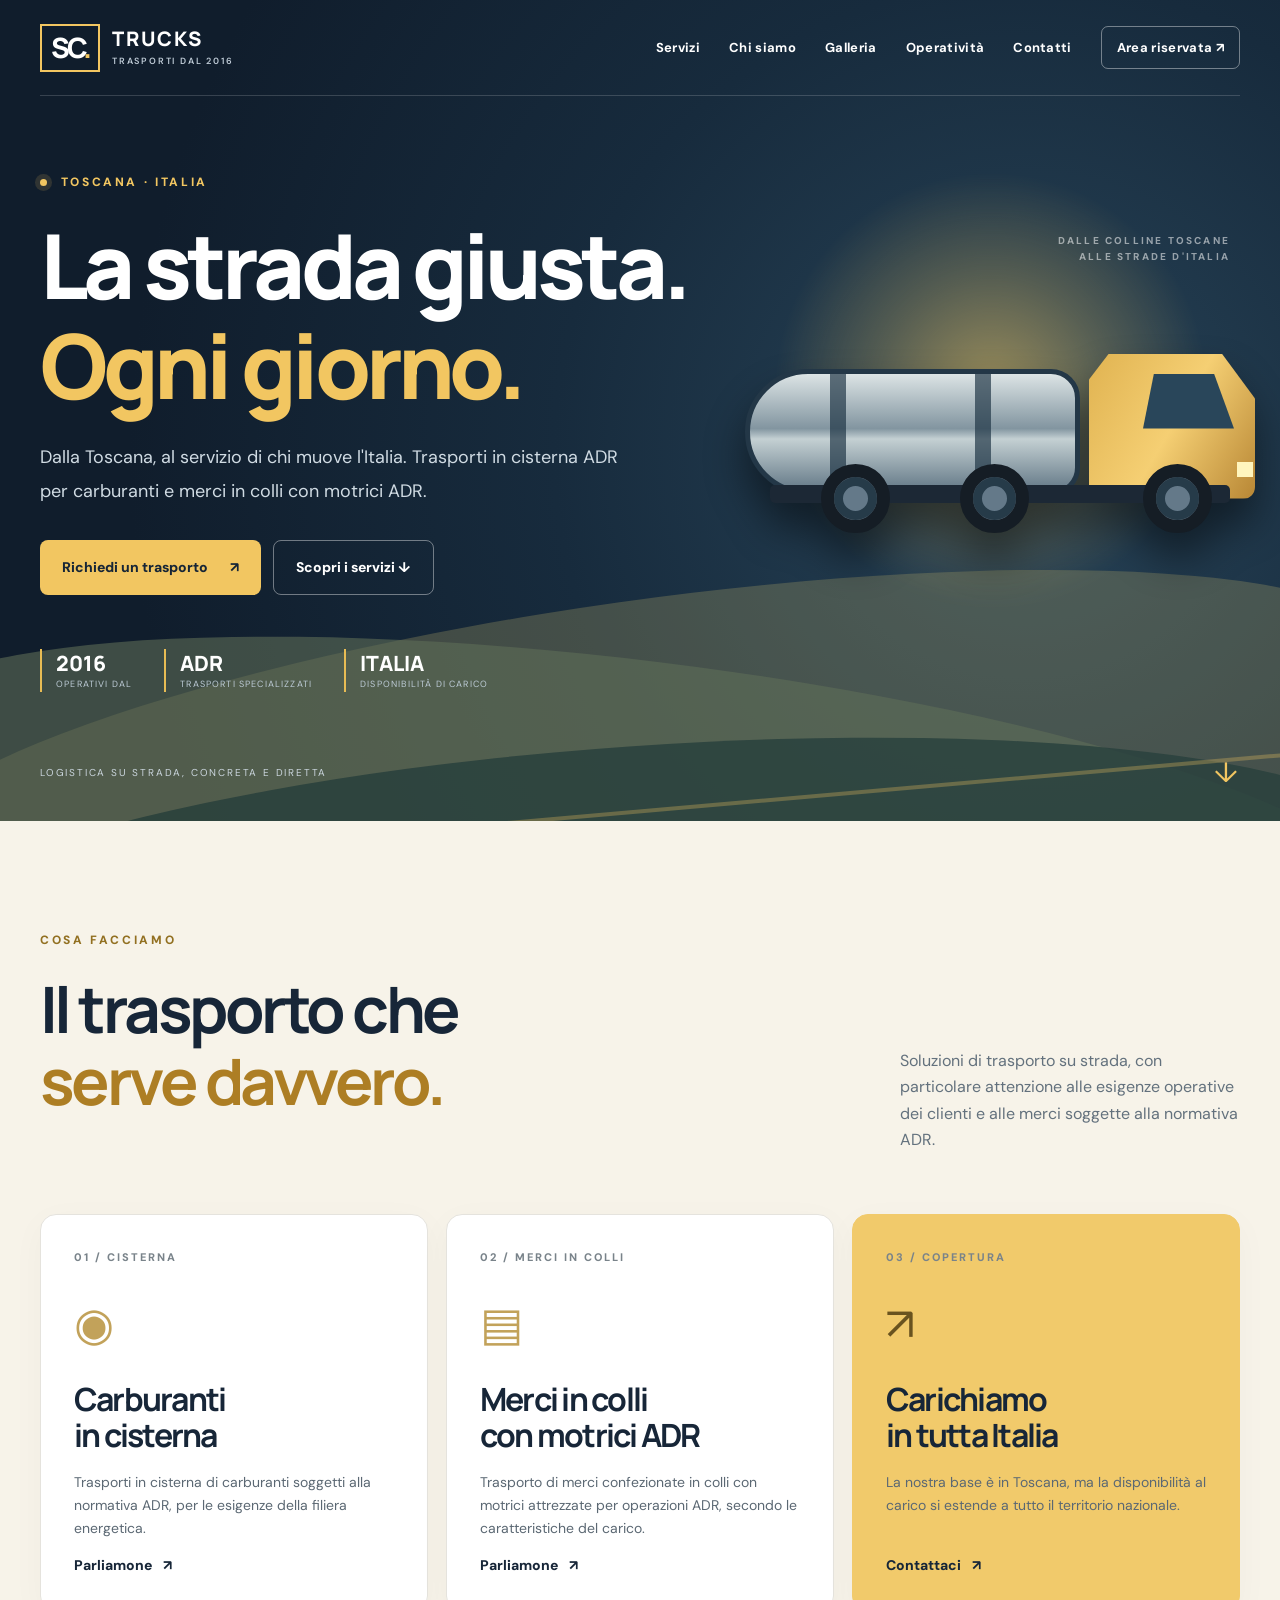
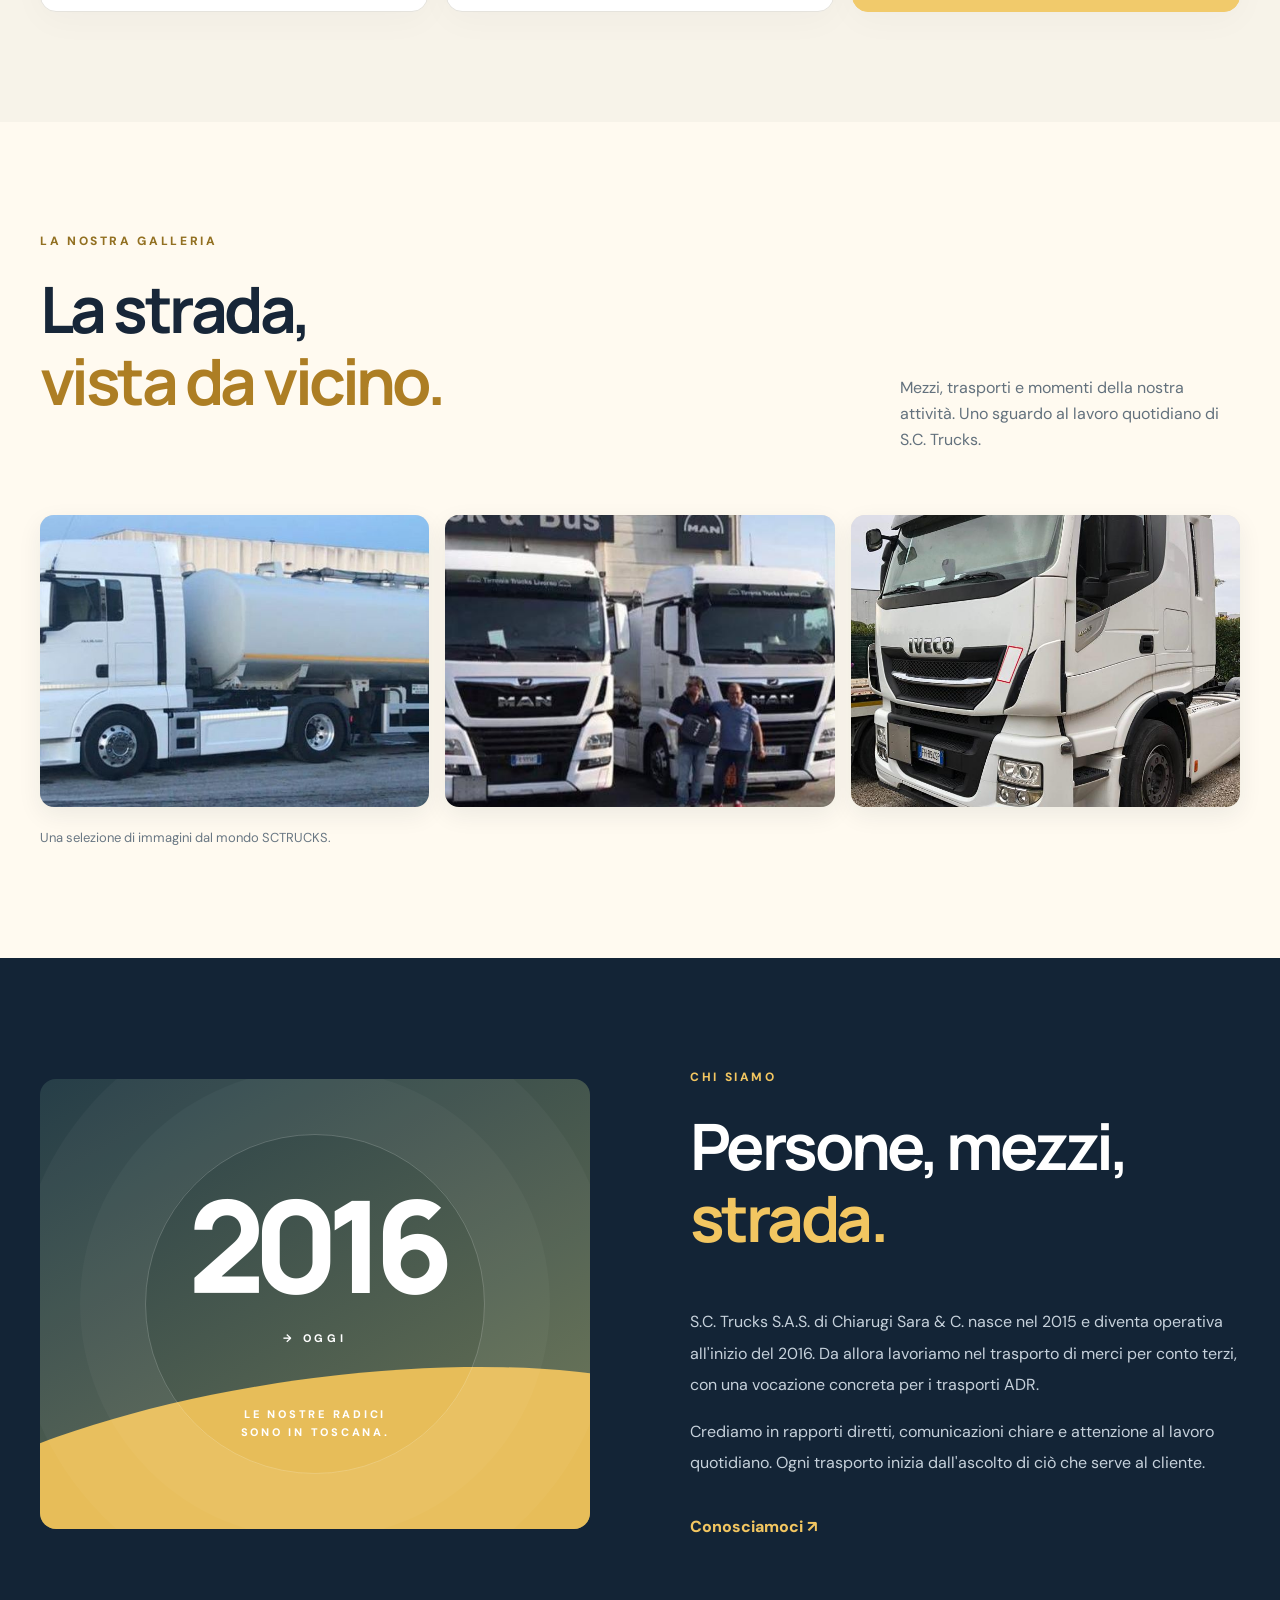
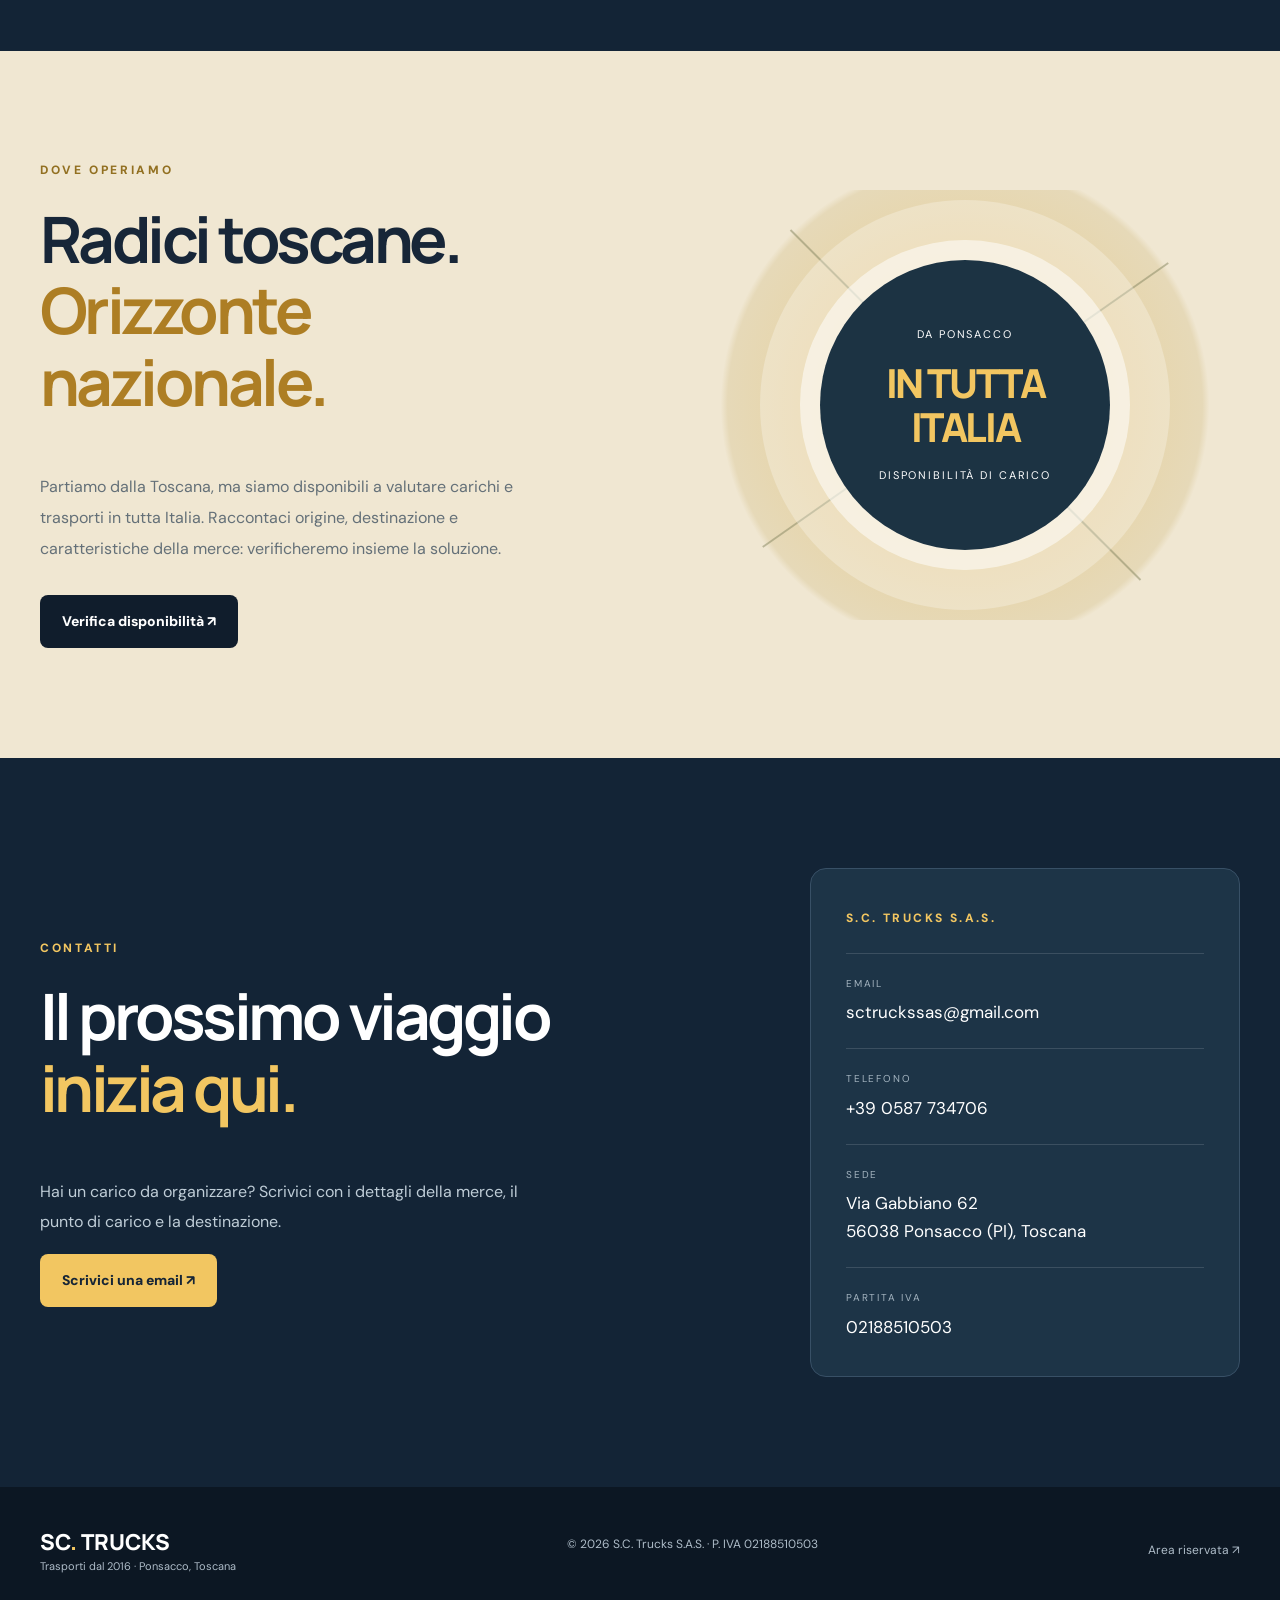
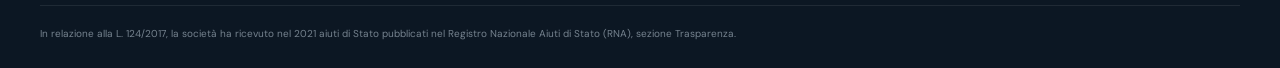
<file: index.html>
<!doctype html>
<html lang="it">
<head>
<meta charset="utf-8">
<meta name="viewport" content="width=device-width,initial-scale=1">
<meta name="description" content="S.C. Trucks S.A.S.: trasporti ADR in cisterna per carburanti e trasporti di merci in colli. Operativi dal 2016, con disponibilità di carico in tutta Italia.">
<meta name="theme-color" content="#101d2c">
<title>S.C. Trucks | Trasporti ADR dalla Toscana in tutta Italia</title>
<link rel="icon" href="img/favicon.png">
<link rel="stylesheet" href="css/sctrucks-2026.css">
</head>
<body>
<a class="skip" href="#contenuto">Vai al contenuto</a>
<header class="header" id="inizio">
  <div class="shell nav">
    <a class="brand" href="#inizio" aria-label="S.C. Trucks, torna all'inizio"><span class="brand-icon">SC<span class="brand-dot">.</span></span><span class="brand-text">TRUCKS<small>TRASPORTI DAL 2016</small></span></a>
    <button class="menu-toggle" type="button" aria-expanded="false" aria-controls="menu" aria-label="Apri menu">☰</button>
    <nav id="menu" class="menu" aria-label="Navigazione principale">
      <a href="#servizi">Servizi</a><a href="#azienda">Chi siamo</a><a href="#galleria">Galleria</a><a href="#territorio">Operatività</a><a href="#contatti">Contatti</a>
      <a class="nav-private" href="gestionale.html">Area riservata <span aria-hidden="true">↗</span></a>
    </nav>
  </div>
</header>
<main id="contenuto">
<section class="hero">
  <div class="landscape" aria-hidden="true">
    <div class="sun"></div><div class="hill hill-back"></div><div class="hill hill-mid"></div><div class="hill hill-front"></div><div class="road"></div>
  </div>
  <div class="shell hero-inner">
    <div class="hero-copy">
      <p class="eyebrow"><span class="signal"></span> TOSCANA · ITALIA</p>
      <h1>La strada giusta.<br><em>Ogni giorno.</em></h1>
      <p class="lead">Dalla Toscana, al servizio di chi muove l'Italia. Trasporti in cisterna ADR per carburanti e merci in colli con motrici ADR.</p>
      <div class="hero-actions"><a class="button primary" href="mailto:sctruckssas@gmail.com?subject=Richiesta%20trasporto%20SCTRUCKS">Richiedi un trasporto <span>↗</span></a><a class="button ghost" href="#servizi">Scopri i servizi ↓</a></div>
      <div class="hero-proof"><span><b>2016</b><small>OPERATIVI DAL</small></span><span><b>ADR</b><small>TRASPORTI SPECIALIZZATI</small></span><span><b>ITALIA</b><small>DISPONIBILITÀ DI CARICO</small></span></div>
    </div>
    <div class="hero-art" aria-hidden="true"><div class="art-caption">DALLE COLLINE TOSCANE<br>ALLE STRADE D'ITALIA</div><div class="truck-illustration"><div class="tank"><div class="tank-band"></div></div><div class="cab"><div class="window"></div><div class="light"></div></div><div class="chassis"></div><div class="wheel w1"></div><div class="wheel w2"></div><div class="wheel w3"></div></div></div>
  </div>
  <div class="hero-bottom shell"><span>LOGISTICA SU STRADA, CONCRETA E DIRETTA</span><a href="#servizi" aria-label="Scorri ai servizi">↓</a></div>
</section>
<section class="section services" id="servizi">
 <div class="shell">
  <div class="section-head"><div><p class="eyebrow dark">COSA FACCIAMO</p><h2>Il trasporto che<br><em>serve davvero.</em></h2></div><p>Soluzioni di trasporto su strada, con particolare attenzione alle esigenze operative dei clienti e alle merci soggette alla normativa ADR.</p></div>
  <div class="service-grid">
   <article class="service-card"><div class="service-num">01 / CISTERNA</div><div class="service-symbol" aria-hidden="true">◉</div><h3>Carburanti<br>in cisterna</h3><p>Trasporti in cisterna di carburanti soggetti alla normativa ADR, per le esigenze della filiera energetica.</p><a href="mailto:sctruckssas@gmail.com?subject=Richiesta%20trasporto%20carburanti%20ADR">Parliamone <span>↗</span></a></article>
   <article class="service-card"><div class="service-num">02 / MERCI IN COLLI</div><div class="service-symbol" aria-hidden="true">▤</div><h3>Merci in colli<br>con motrici ADR</h3><p>Trasporto di merci confezionate in colli con motrici attrezzate per operazioni ADR, secondo le caratteristiche del carico.</p><a href="mailto:sctruckssas@gmail.com?subject=Richiesta%20trasporto%20colli%20ADR">Parliamone <span>↗</span></a></article>
   <article class="service-card highlight"><div class="service-num">03 / COPERTURA</div><div class="service-symbol" aria-hidden="true">↗</div><h3>Carichiamo<br>in tutta Italia</h3><p>La nostra base è in Toscana, ma la disponibilità al carico si estende a tutto il territorio nazionale.</p><a href="#contatti">Contattaci <span>↗</span></a></article>
  </div>
 </div>
</section>
<section class="section gallery" id="galleria">
<div class="shell">
 <div class="section-head"><div><p class="eyebrow dark">LA NOSTRA GALLERIA</p><h2>La strada,<br><em>vista da vicino.</em></h2></div><p>Mezzi, trasporti e momenti della nostra attività. Uno sguardo al lavoro quotidiano di S.C. Trucks.</p></div>
 <div class="gallery-grid" id="gallery-grid">
  <a href="img/img1.jpeg" target="_blank" rel="noopener"><img src="img/img1.jpeg" alt="Fotografia della galleria SCTRUCKS 1" loading="lazy"></a>
  <a href="img/img2.jpeg" target="_blank" rel="noopener"><img src="img/img2.jpeg" alt="Fotografia della galleria SCTRUCKS 2" loading="lazy"></a>
  <a href="img/img3.jpeg" target="_blank" rel="noopener"><img src="img/img3.jpeg" alt="Fotografia della galleria SCTRUCKS 3" loading="lazy"></a>
 </div>
 <p class="gallery-note">Una selezione di immagini dal mondo SCTRUCKS.</p>
</div>
</section>
<section class="section story" id="azienda"><div class="shell story-grid"><div class="story-visual"><div class="story-ring"></div><div class="year-big">2016<span>→ OGGI</span></div><p>LE NOSTRE RADICI<br>SONO IN TOSCANA.</p></div><div class="story-text"><p class="eyebrow">CHI SIAMO</p><h2>Persone, mezzi,<br><em>strada.</em></h2><p>S.C. Trucks S.A.S. di Chiarugi Sara & C. nasce nel 2015 e diventa operativa all'inizio del 2016. Da allora lavoriamo nel trasporto di merci per conto terzi, con una vocazione concreta per i trasporti ADR.</p><p>Crediamo in rapporti diretti, comunicazioni chiare e attenzione al lavoro quotidiano. Ogni trasporto inizia dall'ascolto di ciò che serve al cliente.</p><a class="text-link" href="#contatti">Conosciamoci <span>↗</span></a></div></div></section>
<section class="section coverage" id="territorio"><div class="shell coverage-grid"><div><p class="eyebrow dark">DOVE OPERIAMO</p><h2>Radici toscane.<br><em>Orizzonte nazionale.</em></h2><p>Partiamo dalla Toscana, ma siamo disponibili a valutare carichi e trasporti in tutta Italia. Raccontaci origine, destinazione e caratteristiche della merce: verificheremo insieme la soluzione.</p><a class="button dark-button" href="mailto:sctruckssas@gmail.com?subject=Disponibilit%C3%A0%20trasporto%20Italia">Verifica disponibilità ↗</a></div><div class="coverage-visual" aria-label="Illustrazione delle colline toscane e della rete stradale italiana"><div class="coverage-circle"><span>DA PONSACCO</span><strong>IN TUTTA<br>ITALIA</strong><small>DISPONIBILITÀ DI CARICO</small></div><div class="coverage-line one"></div><div class="coverage-line two"></div></div></div></section>
<section class="section contact" id="contatti"><div class="shell contact-grid"><div><p class="eyebrow">CONTATTI</p><h2>Il prossimo viaggio<br><em>inizia qui.</em></h2><p>Hai un carico da organizzare? Scrivici con i dettagli della merce, il punto di carico e la destinazione.</p><a class="button primary" href="mailto:sctruckssas@gmail.com?subject=Richiesta%20preventivo%20trasporto">Scrivici una email ↗</a></div><div class="contact-card"><span class="contact-label">S.C. TRUCKS S.A.S.</span><div class="contact-item"><small>EMAIL</small><a href="mailto:sctruckssas@gmail.com">sctruckssas@gmail.com</a></div><div class="contact-item"><small>TELEFONO</small><a href="tel:+390587734706">+39 0587 734706</a></div><div class="contact-item"><small>SEDE</small><span>Via Gabbiano 62<br>56038 Ponsacco (PI), Toscana</span></div><div class="contact-item"><small>PARTITA IVA</small><span>02188510503</span></div></div></div></section>
</main>
<footer class="footer"><div class="shell footer-inner"><div><strong>SC<span>.</span> TRUCKS</strong><small>Trasporti dal 2016 · Ponsacco, Toscana</small></div><p>© <span id="year">2026</span> S.C. Trucks S.A.S. · P. IVA 02188510503</p><a href="gestionale.html">Area riservata ↗</a></div><div class="shell legal">In relazione alla L. 124/2017, la società ha ricevuto nel 2021 aiuti di Stato pubblicati nel Registro Nazionale Aiuti di Stato (RNA), sezione Trasparenza.</div></footer>
<script>
document.getElementById('year').textContent=new Date().getFullYear();

const toggle=document.querySelector('.menu-toggle'),menu=document.querySelector('.menu');
toggle.addEventListener('click',()=>{const open=toggle.getAttribute('aria-expanded')==='true';toggle.setAttribute('aria-expanded',String(!open));menu.classList.toggle('open',!open);});
menu.querySelectorAll('a').forEach(a=>a.addEventListener('click',()=>{menu.classList.remove('open');toggle.setAttribute('aria-expanded','false');}));
</script>
<script src="js/galleria.js" defer></script>
</body>
</html>
</file>
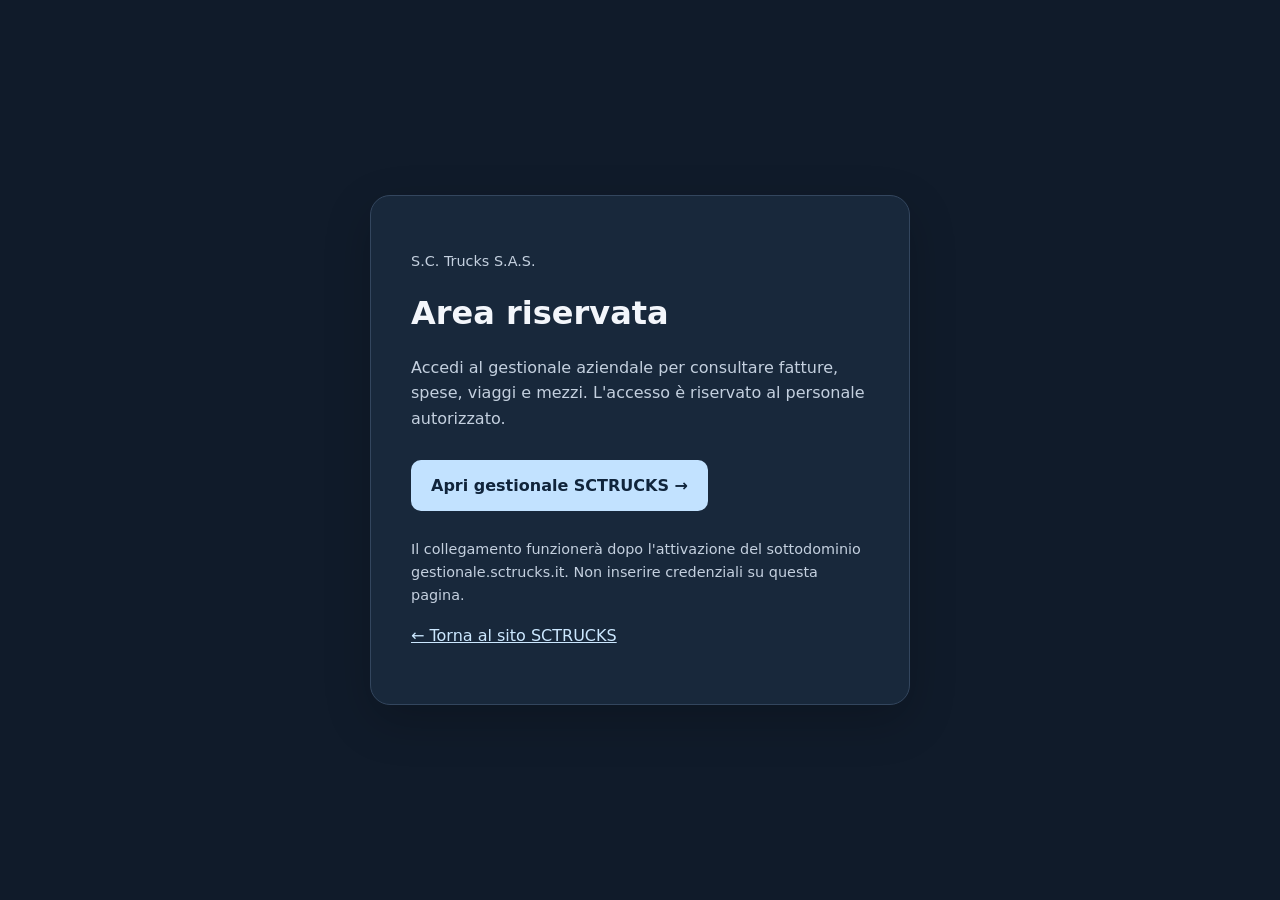
<file: gestionale.html>
<!doctype html>
<html lang="it">
<head>
<meta charset="utf-8">
<meta name="viewport" content="width=device-width, initial-scale=1">
<meta name="robots" content="noindex">
<title>Area riservata | SC Trucks</title>
<style>
:root{color-scheme:dark}*{box-sizing:border-box}body{margin:0;min-height:100vh;display:grid;place-items:center;background:#101b2a;color:#f3f6fb;font:16px/1.6 system-ui,-apple-system,Segoe UI,sans-serif;padding:24px}main{width:min(100%,540px);padding:40px;border:1px solid #33465e;border-radius:20px;background:#18283b;box-shadow:0 16px 48px #0003}h1{margin:0 0 12px;font-size:2rem}p{color:#c4d0df}a{color:#cce8ff}.button{display:inline-block;padding:13px 20px;background:#c2e2ff;color:#10243b;text-decoration:none;font-weight:700;border-radius:10px;margin:12px 0}.muted{font-size:.9rem}
</style>
</head>
<body>
<main>
<p class="muted">S.C. Trucks S.A.S.</p>
<h1>Area riservata</h1>
<p>Accedi al gestionale aziendale per consultare fatture, spese, viaggi e mezzi. L'accesso è riservato al personale autorizzato.</p>
<a class="button" href="https://gestionale.sctrucks.it/" rel="noopener noreferrer">Apri gestionale SCTRUCKS →</a>
<p class="muted">Il collegamento funzionerà dopo l'attivazione del sottodominio gestionale.sctrucks.it. Non inserire credenziali su questa pagina.</p>
<p><a href="/">← Torna al sito SCTRUCKS</a></p>
</main>
</body>
</html>
</file>
<file: css/sctrucks-2026.css>
@import url('https://fonts.googleapis.com/css2?family=DM+Sans:wght@400;500;600;700&family=Manrope:wght@400;500;600;700;800&display=swap');
:root{--navy:#101d2c;--navy2:#172b3c;--gold:#f2c661;--gold2:#e6ac41;--cream:#f7f3e9;--ink:#172638;--muted:#63717d;--olive:#7f8c62}
*{box-sizing:border-box}html{scroll-behavior:smooth}body{margin:0;background:var(--cream);color:var(--ink);font-family:'DM Sans',Arial,sans-serif;line-height:1.65}a{color:inherit}button{font:inherit}h1,h2,h3,p{margin-top:0}h1,h2,h3{font-family:Manrope,Arial,sans-serif;letter-spacing:-.055em;line-height:1.12}h1{font-size:clamp(3.5rem,7vw,7.5rem);font-weight:800}h2{font-size:clamp(2.5rem,5vw,4.7rem)}h3{font-size:clamp(1.8rem,2.5vw,2.6rem)}h1 em,h2 em{font-style:normal;color:var(--gold)}.shell{width:min(1200px,calc(100% - 48px));margin:auto}.skip{position:absolute;top:-100px;left:20px;background:white;padding:10px;z-index:100}.skip:focus{top:10px}.header{position:absolute;top:0;left:0;right:0;z-index:10;color:white}.nav{display:flex;align-items:center;justify-content:space-between;min-height:96px;border-bottom:1px solid #ffffff2a}.brand{display:flex;align-items:center;gap:12px;text-decoration:none}.brand-icon{font:800 28px Manrope;letter-spacing:-.12em;border:2px solid #f2c661;padding:2px 9px 4px}.brand-dot,.footer strong span{color:var(--gold)}.brand-text{font:800 20px Manrope;letter-spacing:.09em;line-height:1.1}.brand-text small{display:block;font:600 9px DM Sans;letter-spacing:.2em;color:#bfcbd6;margin-top:5px}.menu{display:flex;align-items:center;gap:29px}.menu a{text-decoration:none;font-weight:700;font-size:13px;letter-spacing:.025em}.menu a:hover,.text-link:hover{color:var(--gold)}.menu .nav-private{border:1px solid #ffffff66;padding:10px 15px;border-radius:7px}.menu-toggle{display:none;background:none;color:white;border:1px solid #ffffff70;padding:5px 12px;border-radius:6px;font-size:22px}
.hero{position:relative;min-height:790px;overflow:hidden;background:radial-gradient(circle at 80% 55%,#284458 0,#172b3d 42%,#101d2c 80%);color:white}.hero-inner{position:relative;display:grid;grid-template-columns:1.12fr .88fr;align-items:center;min-height:750px;padding-top:115px;z-index:2}.hero-copy{max-width:740px;z-index:3}.eyebrow{font-weight:800;font-size:12px;letter-spacing:.22em;color:var(--gold);margin-bottom:22px}.eyebrow.dark{color:#927021}.signal{display:inline-block;width:7px;height:7px;border-radius:50%;background:var(--gold);margin-right:8px;box-shadow:0 0 0 5px #f2c66123}.hero h1{margin-bottom:26px}.lead{max-width:580px;color:#d0dbe3;font-size:18px;line-height:1.85}.hero-actions{display:flex;gap:12px;flex-wrap:wrap;margin:32px 0 54px}.button{display:inline-flex;align-items:center;justify-content:center;gap:22px;text-decoration:none;border-radius:8px;padding:15px 22px;font-weight:800;font-size:14px;transition:transform .2s,background .2s}.button:hover{transform:translateY(-2px)}.button.primary{background:var(--gold);color:#162536}.button.ghost{border:1px solid #ffffff66;color:white}.hero-proof{display:flex;gap:32px;flex-wrap:wrap}.hero-proof span{display:flex;flex-direction:column;border-left:2px solid #e8bc54;padding-left:14px}.hero-proof b{font:800 21px Manrope}.hero-proof small{font-size:9px;letter-spacing:.13em;color:#bdcbd6}.hero-art{height:440px;position:relative;z-index:2}.art-caption{position:absolute;right:10px;top:20px;text-align:right;color:#fff8;font-size:10px;letter-spacing:.22em;font-weight:800}.landscape{position:absolute;inset:0;overflow:hidden;opacity:.9}.sun{position:absolute;width:450px;height:450px;border-radius:50%;right:5%;top:20%;background:radial-gradient(circle,#f5c85f9e 0%,#f5c85f45 36%,transparent 68%);filter:blur(4px)}.hill{position:absolute;left:-10%;width:120%;height:320px;border-radius:50% 50% 0 0}.hill-back{bottom:-100px;background:#a69d66;transform:rotate(-8deg);opacity:.35}.hill-mid{bottom:-160px;background:#66765b;transform:rotate(7deg);opacity:.6}.hill-front{bottom:-245px;background:#2c443e;transform:rotate(-4deg);opacity:.85}.road{position:absolute;bottom:30px;right:-5%;width:70%;height:4px;background:#f2c66155;transform:rotate(-5deg)}.truck-illustration{position:absolute;right:-15px;bottom:100px;width:510px;height:220px;filter:drop-shadow(0 25px 20px #0007)}.tank{position:absolute;left:0;bottom:58px;width:335px;height:126px;border-radius:65px 30px 28px 65px;background:linear-gradient(180deg,#dce4e5,#8295a0 47%,#c4d0d3 56%,#647987);border:5px solid #233747}.tank-band{position:absolute;left:80px;top:0;bottom:0;width:16px;background:#1c3243aa;box-shadow:145px 0 #1c3243aa}.cab{position:absolute;right:0;bottom:54px;width:166px;height:145px;background:linear-gradient(120deg,#e0b351,#f5cf73 50%,#b88735);clip-path:polygon(12% 0,80% 0,100% 31%,100% 100%,0 100%,0 18%);border-radius:12px}.window{position:absolute;right:21px;top:20px;width:91px;height:55px;background:#29465a;clip-path:polygon(12% 0,78% 0,100% 100%,0 100%)}.light{position:absolute;right:2px;bottom:22px;width:16px;height:15px;background:#fff5bd}.chassis{position:absolute;bottom:50px;left:25px;width:460px;height:18px;background:#1c2835;border-radius:5px}.wheel{position:absolute;bottom:20px;width:69px;height:69px;border:13px solid #151d25;background:#647989;border-radius:50%;box-shadow:inset 0 0 0 9px #263b49}.w1{left:76px}.w2{left:215px}.w3{right:43px}.hero-bottom{position:relative;z-index:2;display:flex;align-items:center;justify-content:space-between;padding:0 0 25px;font-size:10px;letter-spacing:.18em;color:#cbd6de}.hero-bottom a{font-size:28px;text-decoration:none;color:var(--gold)}
.section{padding:110px 0}.section-head{display:grid;grid-template-columns:1fr 340px;gap:60px;align-items:end;margin-bottom:45px}.section-head p:last-child{color:var(--muted)}.section h2 em{color:#ad7e24}.service-grid{display:grid;grid-template-columns:repeat(3,1fr);gap:18px}.service-card{min-height:395px;background:#fff;border:1px solid #e5e3dd;border-radius:16px;padding:33px;display:flex;flex-direction:column;box-shadow:0 8px 35px #142b3b08}.service-card.highlight{background:#f1ca6b;border-color:#f1ca6b}.service-num{font-size:11px;font-weight:800;letter-spacing:.18em;color:#79838a}.service-symbol{font-size:46px;color:#c2a25a;margin:20px 0}.service-card.highlight .service-symbol{color:#69531f}.service-card h3{margin-bottom:17px}.service-card p{color:#5b6873;font-size:14px}.service-card a{margin-top:auto;text-decoration:none;font-weight:800;font-size:14px}.service-card a span{margin-left:8px}
.story{background:#132436;color:white}.story-grid{display:grid;grid-template-columns:1fr 1fr;gap:100px;align-items:center}.story-visual{min-height:450px;background:linear-gradient(150deg,#263e48,#6e7755);border-radius:16px;position:relative;overflow:hidden;display:flex;align-items:center;justify-content:center;flex-direction:column}.story-visual:before{content:"";position:absolute;bottom:-120px;left:-30%;width:160%;height:270px;border-radius:50%;background:#e7bd59;transform:rotate(-8deg)}.story-ring{position:absolute;width:340px;height:340px;border:1px solid #ffffff33;border-radius:50%;box-shadow:0 0 0 65px #ffffff08,0 0 0 130px #ffffff08}.year-big{font:800 clamp(5rem,10vw,9rem) Manrope;letter-spacing:-.09em;z-index:1}.year-big span{display:block;text-align:center;font:800 11px DM Sans;letter-spacing:.35em}.story-visual p{z-index:1;margin-top:60px;text-align:center;font-size:11px;letter-spacing:.25em;font-weight:800}.story-text h2 em,.contact h2 em{color:var(--gold)}.story-text>p:not(.eyebrow){color:#c6d1db;line-height:1.95}.text-link{display:inline-block;margin-top:20px;color:var(--gold);text-decoration:none;font-weight:800}
.coverage{background:#f0e7d2}.coverage-grid{display:grid;grid-template-columns:1fr 1fr;gap:100px;align-items:center}.coverage-grid p:not(.eyebrow){max-width:530px;color:#647078;line-height:1.95}.dark-button{background:var(--navy);color:white;margin-top:15px}.coverage-visual{min-height:430px;position:relative;display:grid;place-items:center;background:radial-gradient(circle,#e9cb87,#e6d9b8 68%,transparent 70%)}.coverage-circle{position:relative;z-index:1;width:290px;height:290px;border-radius:50%;background:#1c3343;color:white;display:flex;align-items:center;justify-content:center;flex-direction:column;text-align:center;box-shadow:0 0 0 20px #fff8,0 0 0 60px #fff4}.coverage-circle span,.coverage-circle small{font-size:11px;letter-spacing:.17em}.coverage-circle strong{font:800 40px/1.1 Manrope;letter-spacing:-.06em;color:var(--gold);margin:17px 0}.coverage-line{position:absolute;height:2px;background:#8c8c6688;width:90%;transform:rotate(-35deg)}.coverage-line.two{transform:rotate(45deg)}
.contact{background:#132436;color:white}.contact-grid{display:grid;grid-template-columns:1fr 430px;gap:80px;align-items:center}.contact-grid>div>p:not(.eyebrow){max-width:490px;color:#bfcdd7;line-height:1.9}.contact-card{background:#1d3447;border:1px solid #385066;border-radius:16px;padding:35px}.contact-label{font-size:12px;font-weight:800;letter-spacing:.2em;color:var(--gold)}.contact-item{display:flex;flex-direction:column;padding-top:22px;margin-top:22px;border-top:1px solid #ffffff22}.contact-item small{font-size:10px;letter-spacing:.18em;color:#a4b4c0}.contact-item a,.contact-item span{color:white;text-decoration:none;font-size:17px;margin-top:6px;overflow-wrap:anywhere}.contact-item a:hover{text-decoration:underline}.footer{background:#0c1723;color:#aebcc8;padding:40px 0 25px}.footer-inner{display:flex;justify-content:space-between;align-items:center;gap:20px}.footer strong{display:block;color:white;font:800 22px Manrope}.footer small{display:block;font-size:11px}.footer p,.footer a{font-size:12px}.footer a{text-decoration:none}.legal{font-size:10px;opacity:.65;border-top:1px solid #ffffff20;margin-top:30px;padding-top:20px}
@media(max-width:1050px){.hero-inner{grid-template-columns:1fr}.hero-art{position:absolute;right:0;bottom:10px;width:400px;opacity:.3}.hero-copy{padding-bottom:90px}.truck-illustration{transform:scale(.8);transform-origin:right bottom}.story-grid,.coverage-grid{gap:40px}.contact-grid{grid-template-columns:1fr 1fr;gap:40px}}
@media(max-width:760px){.shell{width:min(100% - 34px,1200px)}.header .nav{min-height:78px}.menu-toggle{display:block}.menu{display:none;position:absolute;top:76px;left:0;right:0;padding:22px;background:#122435;flex-direction:column;align-items:stretch;gap:14px}.menu.open{display:flex}.menu a{padding:8px}.hero{min-height:750px}.hero-inner{min-height:720px;padding-top:140px}.hero h1{font-size:clamp(3rem,12vw,5rem)}.lead{font-size:16px}.hero-art{opacity:.18;right:-100px}.hero-proof{gap:18px}.hero-proof small{font-size:8px}.hero-bottom{font-size:8px}.section{padding:75px 0}.section-head,.story-grid,.coverage-grid,.contact-grid{grid-template-columns:1fr;gap:35px}.section-head{margin-bottom:28px}.service-grid{grid-template-columns:1fr}.service-card{min-height:310px}.story-visual{min-height:340px}.coverage-visual{min-height:340px}.coverage-circle{width:235px;height:235px}.coverage-circle strong{font-size:32px}.footer-inner{flex-direction:column;align-items:flex-start}.contact-card{padding:24px}}
@media(prefers-reduced-motion:reduce){html{scroll-behavior:auto}.button{transition:none}}

/* Galleria */
.gallery{background:#fffaf0}.gallery-grid{display:grid;grid-template-columns:repeat(3,minmax(0,1fr));gap:16px}.gallery-grid a{display:block;aspect-ratio:4/3;overflow:hidden;border-radius:14px;background:#e7e2d7;box-shadow:0 8px 24px #13243613}.gallery-grid img{display:block;width:100%;height:100%;object-fit:cover;transition:transform .35s}.gallery-grid a:hover img{transform:scale(1.045)}.gallery-grid a:focus-visible{outline:3px solid #a67822;outline-offset:4px}.gallery-note{color:#697783;font-size:13px;margin:20px 0 0}
@media(max-width:760px){.gallery-grid{grid-template-columns:repeat(2,minmax(0,1fr));gap:10px}}@media(max-width:480px){.gallery-grid{grid-template-columns:1fr}}
@media(prefers-reduced-motion:reduce){.gallery-grid img{transition:none}}
</file>
